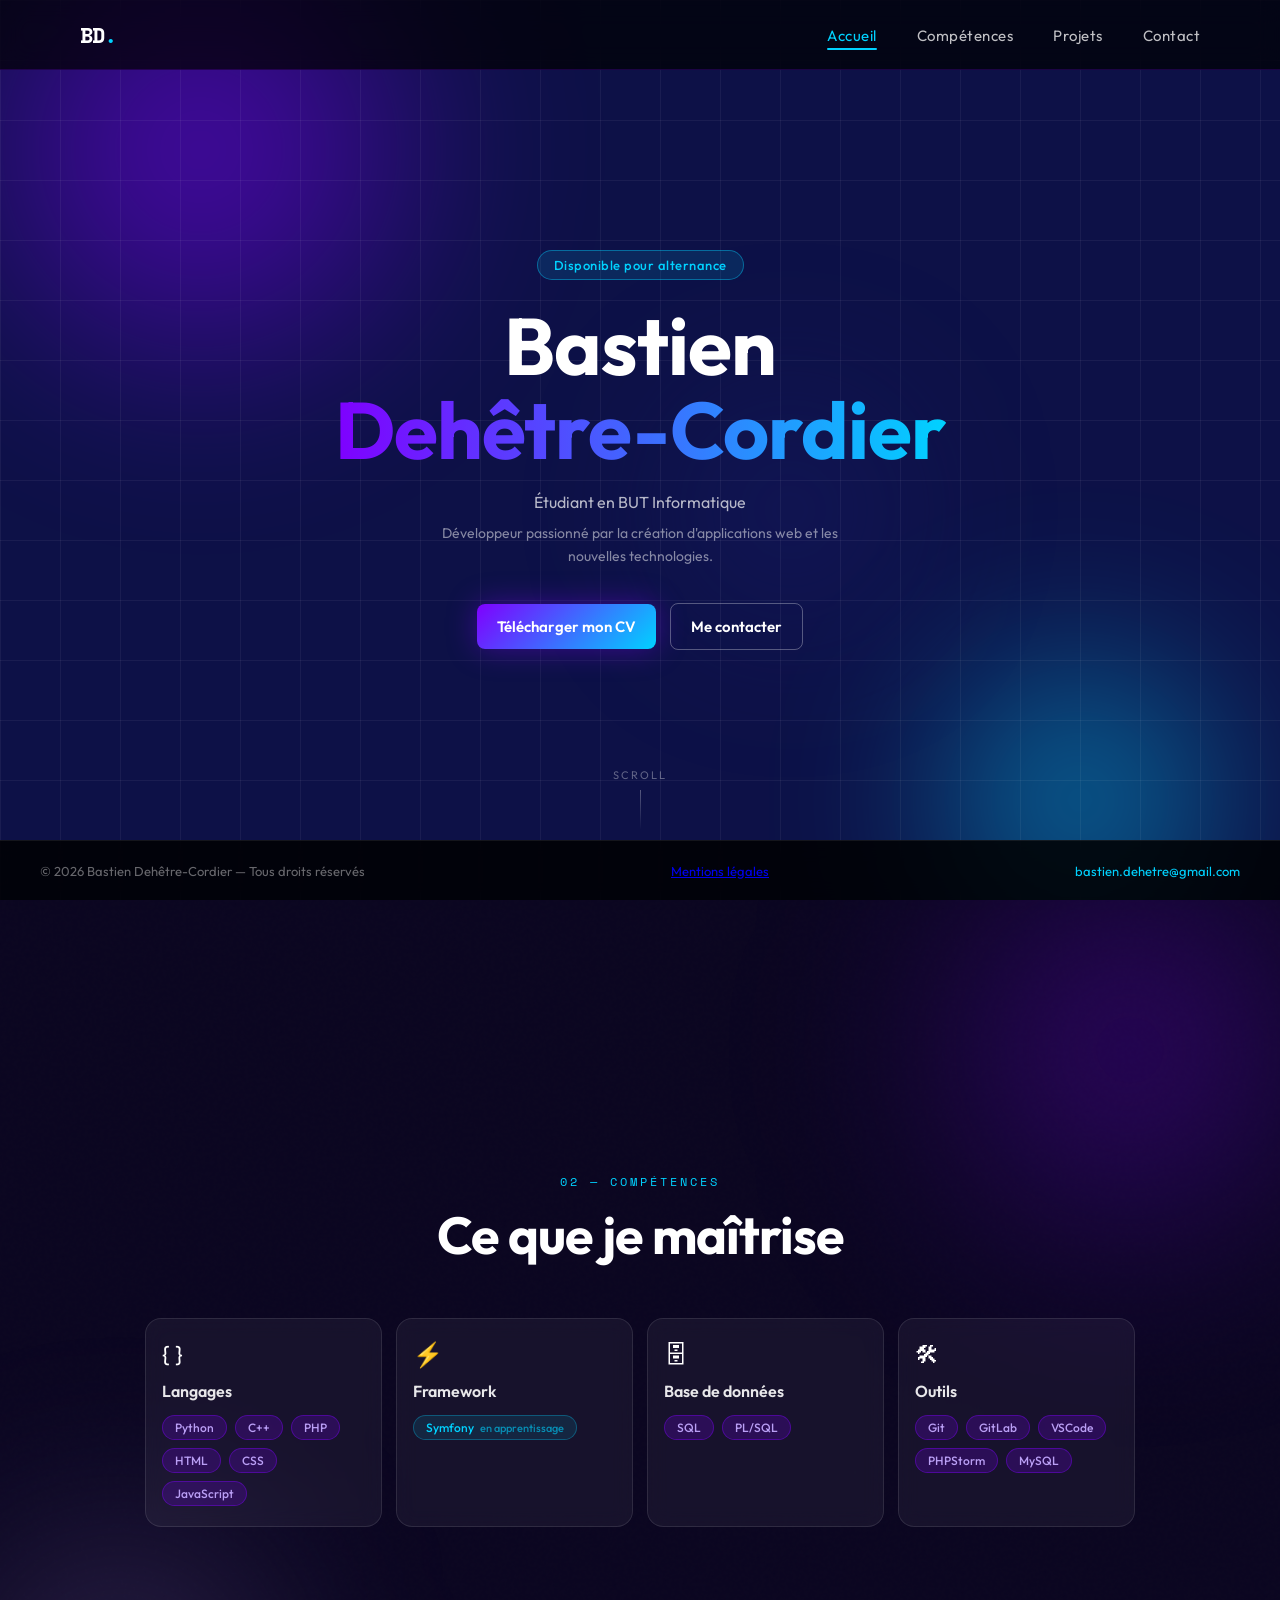
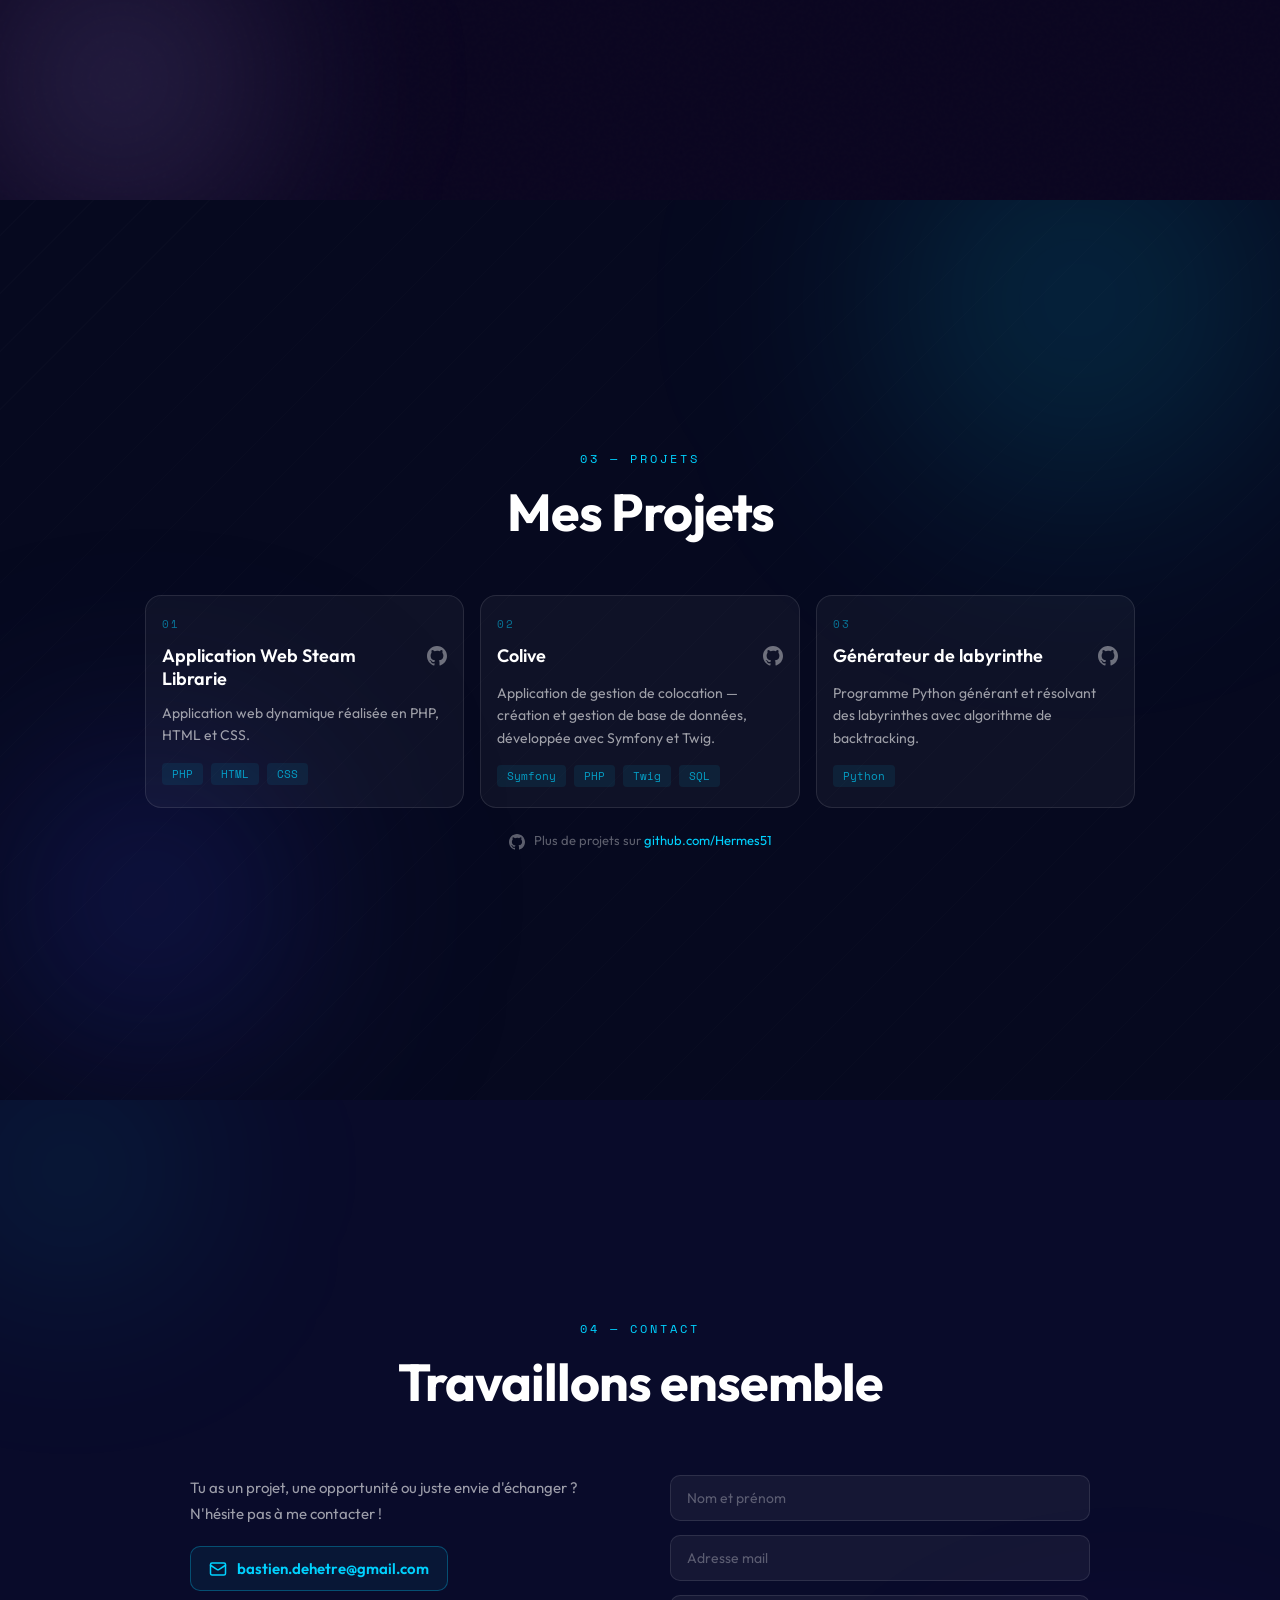
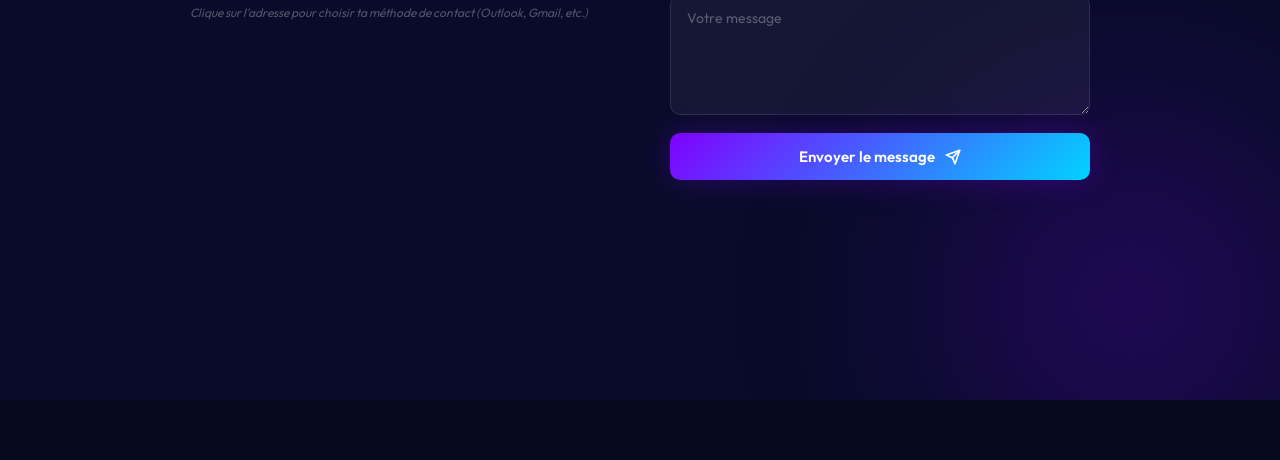
<file: index.html>
<!DOCTYPE html>
<html lang="fr">

<head>
  <meta charset="UTF-8">
  <meta name="viewport" content="width=device-width, initial-scale=1.0">
  <title>Portfolio Bastien</title>
  <meta name="description" content="Portfolio de Bastien Dehêtre-Cordier, étudiant en BUT Informatique. Développeur web PHP, Symfony, Python.">
  <meta name="keywords" content="Bastien Dehêtre, Bastien Dehetre, portfolio, développeur web, BUT Informatique, PHP, Symfony">
  <meta name="author" content="Bastien Dehêtre-Cordier">
  <meta property="og:title" content="Portfolio - Bastien Dehêtre-Cordier">
  <meta property="og:description" content="Étudiant en BUT Informatique, développeur passionné par la création d'applications web.">
  <meta property="og:url" content="https://hermes51.github.io">
  <meta property="og:type" content="website">
  <link rel="preconnect" href="https://fonts.googleapis.com">
  <link rel="preconnect" href="https://fonts.gstatic.com" crossorigin>
  <link href="https://fonts.googleapis.com/css2?family=Space+Mono:wght@400;700&family=Outfit:wght@300;400;600;700&display=swap" rel="stylesheet">
  <link rel="stylesheet" href="style/style.css">
  <link rel="shortcut icon" href="assets/favicon.png" type="image/x-icon">
</head>

<body>

  <header>
    <nav>
      <div class="logo">BD<span class="logo-dot">.</span></div>
      <ul>
        <li><a href="#accueil">Accueil</a></li>
        <li><a href="#competences">Compétences</a></li>
        <li><a href="#projets">Projets</a></li>
        <li><a href="#contact">Contact</a></li>
      </ul>
    </nav>
  </header>


  <!-- ACCUEIL -->
  <section class="section accueil" id="accueil">
    <div class="accueil-bg">
      <div class="orb orb1"></div>
      <div class="orb orb2"></div>
      <div class="orb orb3"></div>
      <div class="grid-overlay"></div>
    </div>
    <div class="accueil-content">
      <span class="badge">Disponible pour alternance</span>
      <h1>Bastien<br><span class="highlight">Dehêtre-Cordier</span></h1>
      <p class="subtitle">Étudiant en BUT Informatique</p>
      <p class="desc">Développeur passionné par la création d'applications web et les nouvelles technologies.</p>
      <div class="cta-group">
        <a href="assets/cv_bastien.pdf" download class="btn btn-primary">Télécharger mon CV</a>
        <a href="#contact" class="btn btn-outline">Me contacter</a>
      </div>
    </div>
    <div class="scroll-hint">
      <span>Scroll</span>
      <div class="scroll-line"></div>
    </div>
</section>


  <!-- COMPETENCES -->
  <section class="section competences" id="competences">
    <div class="comp-bg">
      <div class="comp-orb comp-orb1"></div>
      <div class="comp-orb comp-orb2"></div>
      <div class="noise-overlay"></div>
    </div>
    <div class="section-inner">
      <div class="section-label">02 — Compétences</div>
      <h2>Ce que je maîtrise</h2>
      <div class="skills">

        <div class="skill">
          <div class="skill-icon">{ }</div>
          <h3>Langages</h3>
          <div class="tags">
            <span class="tag">Python</span>
            <span class="tag">C++</span>
            <span class="tag">PHP</span>
            <span class="tag">HTML</span>
            <span class="tag">CSS</span>
            <span class="tag">JavaScript</span>
          </div>
        </div>

        <div class="skill">
          <div class="skill-icon">⚡</div>
          <h3>Framework</h3>
          <div class="tags">
            <span class="tag tag-learning">Symfony <em>en apprentissage</em></span>
          </div>
        </div>

        <div class="skill">
          <div class="skill-icon">🗄</div>
          <h3>Base de données</h3>
          <div class="tags">
            <span class="tag">SQL</span>
            <span class="tag">PL/SQL</span>
          </div>
        </div>

        <div class="skill">
          <div class="skill-icon">🛠</div>
          <h3>Outils</h3>
          <div class="tags">
            <span class="tag">Git</span>
            <span class="tag">GitLab</span>
            <span class="tag">VSCode</span>
            <span class="tag">PHPStorm</span>
            <span class="tag">MySQL</span>
          </div>
        </div>

      </div>
    </div>
  </section>


  <!-- PROJETS -->
  <section class="section projets" id="projets">
    <div class="proj-bg">
      <div class="proj-orb proj-orb1"></div>
      <div class="proj-orb proj-orb2"></div>
      <div class="diagonal-lines"></div>
    </div>
    <div class="section-inner">
      <div class="section-label">03 — Projets</div>
      <h2>Mes Projets</h2>
      <div class="project-grid">

        <div class="project-card">
          <div class="card-num">01</div>
          <div class="card-top">
            <h3>Application Web Steam Librarie</h3>
            <a href="https://github.com/Hermes51" target="_blank" class="github-link" title="Voir sur GitHub">
              <svg xmlns="http://www.w3.org/2000/svg" width="20" height="20" viewBox="0 0 24 24" fill="currentColor">
                <path d="M12 0C5.37 0 0 5.37 0 12c0 5.3 3.44 9.8 8.2 11.38.6.11.82-.26.82-.58v-2.04c-3.34.73-4.04-1.61-4.04-1.61-.55-1.39-1.34-1.76-1.34-1.76-1.09-.74.08-.73.08-.73 1.2.08 1.84 1.24 1.84 1.24 1.07 1.83 2.8 1.3 3.49 1 .11-.78.42-1.31.76-1.61-2.67-.3-5.47-1.33-5.47-5.93 0-1.31.47-2.38 1.24-3.22-.13-.3-.54-1.52.12-3.17 0 0 1.01-.32 3.3 1.23a11.5 11.5 0 0 1 3-.4c1.02.005 2.04.14 3 .4 2.28-1.55 3.29-1.23 3.29-1.23.66 1.65.25 2.87.12 3.17.77.84 1.24 1.91 1.24 3.22 0 4.61-2.81 5.63-5.48 5.92.43.37.81 1.1.81 2.22v3.29c0 .32.21.7.82.58C20.57 21.8 24 17.3 24 12 24 5.37 18.63 0 12 0z"/>
              </svg>
            </a>
          </div>
          <p>Application web dynamique réalisée en PHP, HTML et CSS.</p>
          <div class="card-tags">
            <span>PHP</span><span>HTML</span><span>CSS</span>
          </div>
        </div>

        <div class="project-card">
          <div class="card-num">02</div>
          <div class="card-top">
            <h3>Colive</h3>
            <a href="https://github.com/Hermes51" target="_blank" class="github-link" title="Voir sur GitHub">
              <svg xmlns="http://www.w3.org/2000/svg" width="20" height="20" viewBox="0 0 24 24" fill="currentColor">
                <path d="M12 0C5.37 0 0 5.37 0 12c0 5.3 3.44 9.8 8.2 11.38.6.11.82-.26.82-.58v-2.04c-3.34.73-4.04-1.61-4.04-1.61-.55-1.39-1.34-1.76-1.34-1.76-1.09-.74.08-.73.08-.73 1.2.08 1.84 1.24 1.84 1.24 1.07 1.83 2.8 1.3 3.49 1 .11-.78.42-1.31.76-1.61-2.67-.3-5.47-1.33-5.47-5.93 0-1.31.47-2.38 1.24-3.22-.13-.3-.54-1.52.12-3.17 0 0 1.01-.32 3.3 1.23a11.5 11.5 0 0 1 3-.4c1.02.005 2.04.14 3 .4 2.28-1.55 3.29-1.23 3.29-1.23.66 1.65.25 2.87.12 3.17.77.84 1.24 1.91 1.24 3.22 0 4.61-2.81 5.63-5.48 5.92.43.37.81 1.1.81 2.22v3.29c0 .32.21.7.82.58C20.57 21.8 24 17.3 24 12 24 5.37 18.63 0 12 0z"/>
              </svg>
            </a>
          </div>
          <p>Application de gestion de colocation — création et gestion de base de données, développée avec Symfony et Twig.</p>
          <div class="card-tags">
            <span>Symfony</span><span>PHP</span><span>Twig</span><span>SQL</span>
          </div>
        </div>

        <div class="project-card">
          <div class="card-num">03</div>
          <div class="card-top">
            <h3>Générateur de labyrinthe</h3>
            <a href="https://github.com/Hermes51" target="_blank" class="github-link" title="Voir sur GitHub">
              <svg xmlns="http://www.w3.org/2000/svg" width="20" height="20" viewBox="0 0 24 24" fill="currentColor">
                <path d="M12 0C5.37 0 0 5.37 0 12c0 5.3 3.44 9.8 8.2 11.38.6.11.82-.26.82-.58v-2.04c-3.34.73-4.04-1.61-4.04-1.61-.55-1.39-1.34-1.76-1.34-1.76-1.09-.74.08-.73.08-.73 1.2.08 1.84 1.24 1.84 1.24 1.07 1.83 2.8 1.3 3.49 1 .11-.78.42-1.31.76-1.61-2.67-.3-5.47-1.33-5.47-5.93 0-1.31.47-2.38 1.24-3.22-.13-.3-.54-1.52.12-3.17 0 0 1.01-.32 3.3 1.23a11.5 11.5 0 0 1 3-.4c1.02.005 2.04.14 3 .4 2.28-1.55 3.29-1.23 3.29-1.23.66 1.65.25 2.87.12 3.17.77.84 1.24 1.91 1.24 3.22 0 4.61-2.81 5.63-5.48 5.92.43.37.81 1.1.81 2.22v3.29c0 .32.21.7.82.58C20.57 21.8 24 17.3 24 12 24 5.37 18.63 0 12 0z"/>
              </svg>
            </a>
          </div>
          <p>Programme Python générant et résolvant des labyrinthes avec algorithme de backtracking.</p>
          <div class="card-tags">
            <span>Python</span>
          </div>
        </div>

      </div>
      <p class="github-notice">
        <svg xmlns="http://www.w3.org/2000/svg" width="16" height="16" viewBox="0 0 24 24" fill="currentColor" style="vertical-align:middle;margin-right:6px">
          <path d="M12 0C5.37 0 0 5.37 0 12c0 5.3 3.44 9.8 8.2 11.38.6.11.82-.26.82-.58v-2.04c-3.34.73-4.04-1.61-4.04-1.61-.55-1.39-1.34-1.76-1.34-1.76-1.09-.74.08-.73.08-.73 1.2.08 1.84 1.24 1.84 1.24 1.07 1.83 2.8 1.3 3.49 1 .11-.78.42-1.31.76-1.61-2.67-.3-5.47-1.33-5.47-5.93 0-1.31.47-2.38 1.24-3.22-.13-.3-.54-1.52.12-3.17 0 0 1.01-.32 3.3 1.23a11.5 11.5 0 0 1 3-.4c1.02.005 2.04.14 3 .4 2.28-1.55 3.29-1.23 3.29-1.23.66 1.65.25 2.87.12 3.17.77.84 1.24 1.91 1.24 3.22 0 4.61-2.81 5.63-5.48 5.92.43.37.81 1.1.81 2.22v3.29c0 .32.21.7.82.58C20.57 21.8 24 17.3 24 12 24 5.37 18.63 0 12 0z"/>
        </svg>
        Plus de projets sur <a href="https://github.com/Hermes51" target="_blank">github.com/Hermes51</a>
      </p>
    </div>
  </section>


  <!-- CONTACT -->
  <section class="section contact" id="contact">
    <div class="contact-bg">
      <div class="contact-orb contact-orb1"></div>
      <div class="contact-orb contact-orb2"></div>
    </div>
    <div class="section-inner">
      <div class="section-label">04 — Contact</div>
      <h2>Travaillons ensemble</h2>

      <div class="contact-wrapper">

        <div class="contact-info">
          <p>Tu as un projet, une opportunité ou juste envie d'échanger ? N'hésite pas à me contacter !</p>
          <a href="mailto:bastien.dehetre@gmail.com" class="mail-link">
            <svg xmlns="http://www.w3.org/2000/svg" width="18" height="18" viewBox="0 0 24 24" fill="none" stroke="currentColor" stroke-width="2" stroke-linecap="round" stroke-linejoin="round"><rect x="2" y="4" width="20" height="16" rx="2"/><path d="m22 7-8.97 5.7a1.94 1.94 0 0 1-2.06 0L2 7"/></svg>
            bastien.dehetre@gmail.com
          </a>
          <p class="mail-hint">Clique sur l'adresse pour choisir ta méthode de contact (Outlook, Gmail, etc.)</p>
        </div>

        <form id="contactForm" action="https://formsubmit.co/bastien.dehetre@gmail.com" method="POST">
          <!-- FormSubmit config -->
          <input type="hidden" name="_subject" value="Nouveau message depuis le portfolio">
          <input type="hidden" name="_captcha" value="false">
          <input type="hidden" name="_template" value="table">

          <div class="form-group">
            <input type="text" name="name" placeholder="Nom et prénom" required>
          </div>
          <div class="form-group">
            <input type="email" name="email" placeholder="Adresse mail" required>
          </div>
          <div class="form-group">
            <textarea name="message" placeholder="Votre message" rows="4"></textarea>
          </div>
          <button type="submit">
            Envoyer le message
            <svg xmlns="http://www.w3.org/2000/svg" width="16" height="16" viewBox="0 0 24 24" fill="none" stroke="currentColor" stroke-width="2.5" stroke-linecap="round" stroke-linejoin="round"><line x1="22" y1="2" x2="11" y2="13"/><polygon points="22 2 15 22 11 13 2 9 22 2"/></svg>
          </button>
          <div id="formFeedback" class="form-feedback" style="display:none"></div>
        </form>

      </div>
    </div>
  </section>


  <footer>
    <p>© 2026 Bastien Dehêtre-Cordier — Tous droits réservés</p>
    <a href="pages/mentions.html" class="footer-link">Mentions légales</a>
    <a href="mailto:bastien.dehetre@gmail.com" class="footer-mail">bastien.dehetre@gmail.com</a>
  </footer>


  <script src="script.js"></script>

</body>
</html>
</file>
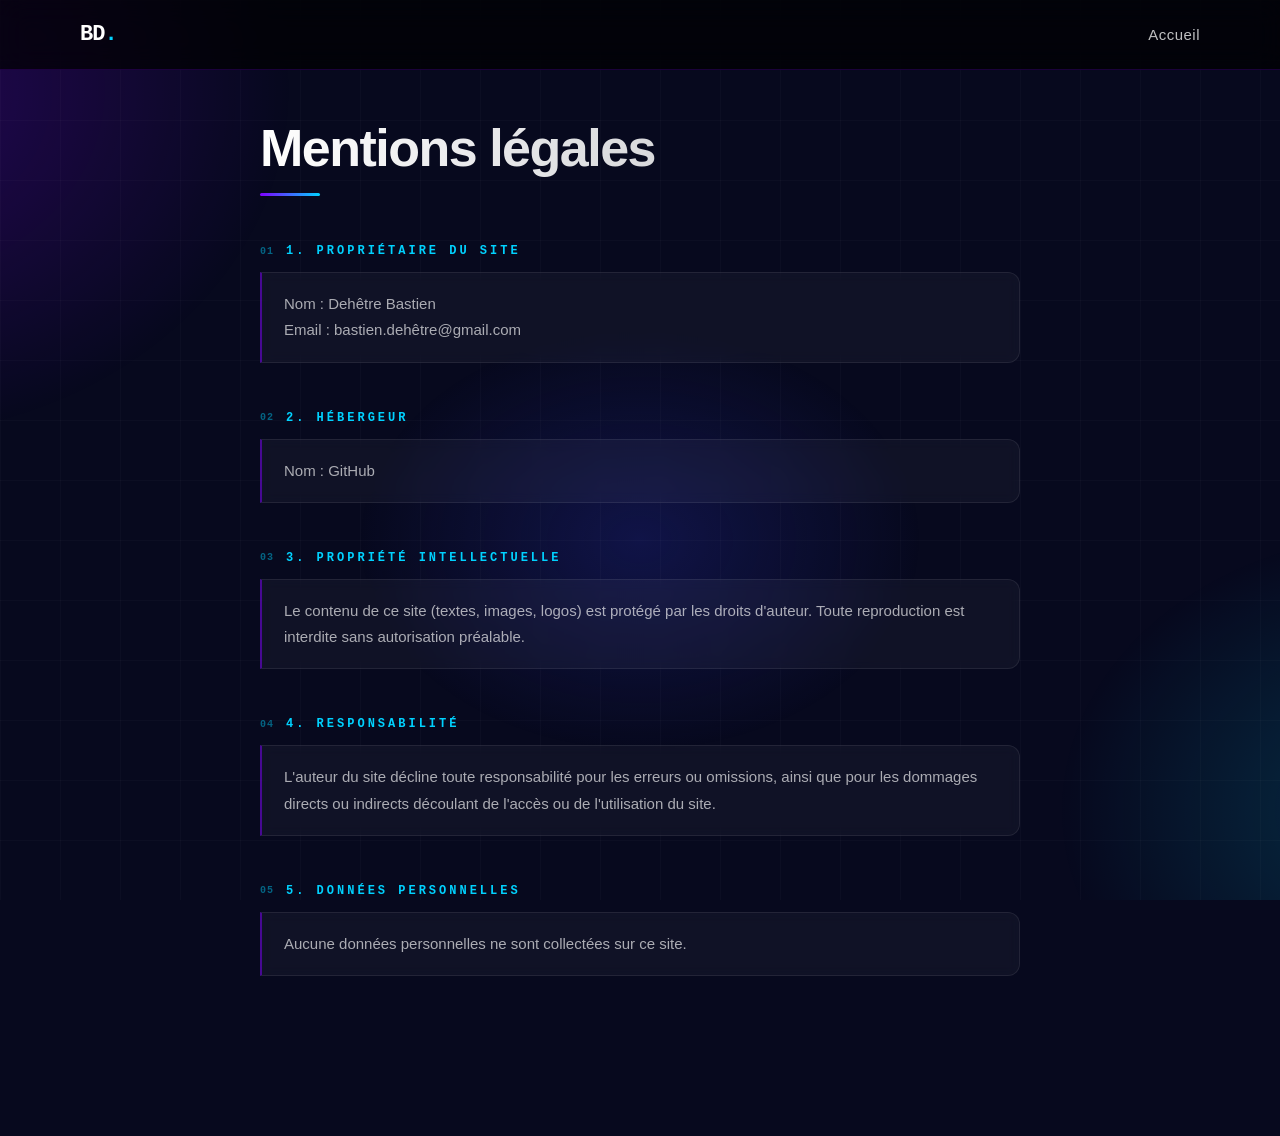
<file: mentions.html>
<!DOCTYPE html>
<html lang="fr">
<head>
    <meta charset="UTF-8">
    <meta name="viewport" content="width=device-width, initial-scale=1.0">
    <title>Mentions légales</title>
    <link rel="stylesheet" href="../style/style.css">
    <link rel="shortcut icon" href="../assets/favicon.png" type="image/x-icon">
</head>
<body>
    <header>
    <nav>
      <div class="logo">BD<span class="logo-dot">.</span></div>
      <ul>
        <li><a href="../index.html">Accueil</a></li>
      </ul>
    </nav>
  </header>
    <main>
        <section class="mentions-legales">
            <h1>Mentions légales</h1>
            
            <h2>1. Propriétaire du site</h2>
            <p>
                Nom : Dehêtre Bastien<br>
                Email : bastien.dehêtre@gmail.com<br>
            </p>
            
            <h2>2. Hébergeur</h2>
            <p>
                Nom : GitHub<br>
            </p>
            
            <h2>3. Propriété intellectuelle</h2>
            <p>
                Le contenu de ce site (textes, images, logos) est protégé par les droits d'auteur. 
                Toute reproduction est interdite sans autorisation préalable.
            </p>
            
            <h2>4. Responsabilité</h2>
            <p>
                L'auteur du site décline toute responsabilité pour les erreurs ou omissions, 
                ainsi que pour les dommages directs ou indirects découlant de l'accès ou de l'utilisation du site.
            </p>
            
            <h2>5. Données personnelles</h2>
            <p>
                Aucune données personnelles ne sont collectées sur ce site.
            </p>
        </section>
    </main>
</body>
</html>
</file>
<file: style/style.css>
:root {
  --bleu: #1A1F71;
  --violet: #7F00FF;
  --turquoise: #00D2FF;
  --violet-clair: #BA9FF5;
  --blanc: #FFFFFF;
  --noir: #000000;
  --bleu-dark: #0d1147;
}

* {
  margin: 0;
  padding: 0;
  box-sizing: border-box;
}

html {
  scroll-behavior: smooth;
  scroll-snap-type: y mandatory;
  scroll-padding-top: 80px;
}

body {
  font-family: 'Outfit', sans-serif;
  color: var(--blanc);
  overflow-x: hidden;
  padding-bottom: 60px;
}

/* ===== HEADER ===== */
header {
  position: fixed;
  top: 0;
  width: 100%;
  height: 70px;
  background: rgba(0, 0, 0, 0.7);
  backdrop-filter: blur(14px);
  -webkit-backdrop-filter: blur(14px);
  border-bottom: 1px solid rgba(127, 0, 255, 0.2);
  display: flex;
  align-items: center;
  z-index: 1000;
}

nav {
  width: 100%;
  max-width: 1200px;
  margin: auto;
  display: flex;
  justify-content: space-between;
  align-items: center;
  padding: 0 40px;
}

.logo {
  font-family: 'Space Mono', monospace;
  font-size: 22px;
  font-weight: 700;
  color: white;
  letter-spacing: -1px;
}

.logo-dot {
  color: var(--turquoise);
}

nav ul {
  display: flex;
  gap: 40px;
  list-style: none;
}

nav a {
  color: rgba(255,255,255,0.75);
  text-decoration: none;
  font-size: 15px;
  font-weight: 400;
  letter-spacing: 0.5px;
  position: relative;
  transition: color 0.3s;
}

nav a:hover { color: white; }

nav a.active { color: var(--turquoise); }

nav a.active::after {
  content: "";
  position: absolute;
  left: 0;
  bottom: -5px;
  width: 100%;
  height: 2px;
  background: var(--turquoise);
  border-radius: 2px;
}

/* ===== SECTIONS ===== */
.section {
  height: 100vh;
  display: flex;
  flex-direction: column;
  justify-content: center;
  align-items: center;
  text-align: center;
  padding: 40px;
  scroll-snap-align: start;
  position: relative;
  overflow: hidden;
}

.section-inner {
  position: relative;
  z-index: 2;
  width: 100%;
  max-width: 1100px;
  display: flex;
  flex-direction: column;
  align-items: center;
}

.section-label {
  font-family: 'Space Mono', monospace;
  font-size: 12px;
  letter-spacing: 3px;
  color: var(--turquoise);
  margin-bottom: 12px;
  text-transform: uppercase;
}

/* ===== ACCUEIL ===== */
.accueil {
  background: var(--bleu-dark);
}

.accueil-bg {
  position: absolute;
  inset: 0;
  z-index: 0;
  overflow: hidden;
}

.orb {
  position: absolute;
  border-radius: 50%;
  filter: blur(80px);
  opacity: 0.6;
}

.orb1 {
  width: 600px;
  height: 600px;
  background: radial-gradient(circle, #7F00FF 0%, transparent 70%);
  top: -150px;
  left: -100px;
  animation: floatOrb 8s ease-in-out infinite alternate;
}

.orb2 {
  width: 400px;
  height: 400px;
  background: radial-gradient(circle, #00D2FF 0%, transparent 70%);
  bottom: -100px;
  right: 0px;
  animation: floatOrb 10s ease-in-out infinite alternate-reverse;
}

.orb3 {
  width: 300px;
  height: 300px;
  background: radial-gradient(circle, #1A1F71 0%, transparent 70%);
  top: 40%;
  left: 50%;
  animation: floatOrb 6s ease-in-out infinite alternate;
}

@keyframes floatOrb {
  from { transform: translate(0, 0) scale(1); }
  to { transform: translate(30px, 20px) scale(1.1); }
}

.grid-overlay {
  position: absolute;
  inset: 0;
  background-image:
    linear-gradient(rgba(255,255,255,0.03) 1px, transparent 1px),
    linear-gradient(90deg, rgba(255,255,255,0.03) 1px, transparent 1px);
  background-size: 60px 60px;
}

.accueil-content {
  position: relative;
  z-index: 2;
  display: flex;
  flex-direction: column;
  align-items: center;
}

.badge {
  display: inline-block;
  background: rgba(0, 210, 255, 0.12);
  border: 1px solid rgba(0, 210, 255, 0.4);
  color: var(--turquoise);
  font-size: 13px;
  font-weight: 500;
  padding: 6px 16px;
  border-radius: 100px;
  margin-bottom: 24px;
  letter-spacing: 0.5px;
  animation: fadeInDown 0.8s ease both;
}

.accueil h1 {
  font-size: clamp(40px, 7vw, 80px);
  font-weight: 700;
  line-height: 1.05;
  letter-spacing: -2px;
  margin-bottom: 20px;
  animation: fadeInDown 0.9s 0.1s ease both;
}

.highlight {
  background: linear-gradient(90deg, var(--violet), var(--turquoise));
  -webkit-background-clip: text;
  -webkit-text-fill-color: transparent;
  background-clip: text;
}

.subtitle {
  font-size: 20px;
  color: rgba(255,255,255,0.7);
  margin-bottom: 10px;
  animation: fadeInDown 1s 0.2s ease both;
}

.desc {
  font-size: 16px;
  color: rgba(255,255,255,0.5);
  max-width: 420px;
  line-height: 1.6;
  margin-bottom: 36px;
  animation: fadeInDown 1s 0.3s ease both;
}

.cta-group {
  display: flex;
  gap: 14px;
  flex-wrap: wrap;
  justify-content: center;
  animation: fadeInDown 1s 0.4s ease both;
}

.btn {
  padding: 13px 28px;
  border-radius: 8px;
  text-decoration: none;
  font-weight: 600;
  font-size: 15px;
  transition: all 0.3s;
  cursor: pointer;
  border: none;
}

.btn-primary {
  background: linear-gradient(135deg, var(--violet), var(--turquoise));
  color: white;
  box-shadow: 0 0 30px rgba(127,0,255,0.4);
}

.btn-primary:hover {
  transform: translateY(-2px);
  box-shadow: 0 0 50px rgba(127,0,255,0.6);
}

.btn-outline {
  background: transparent;
  color: white;
  border: 1.5px solid rgba(255,255,255,0.3);
}

.btn-outline:hover {
  border-color: white;
  transform: translateY(-2px);
}

.scroll-hint {
  position: absolute;
  bottom: 30px;
  left: 50%;
  transform: translateX(-50%);
  display: flex;
  flex-direction: column;
  align-items: center;
  gap: 8px;
  color: rgba(255,255,255,0.35);
  font-size: 11px;
  letter-spacing: 2px;
  text-transform: uppercase;
  animation: fadeIn 2s 1s ease both;
}

.scroll-line {
  width: 1px;
  height: 40px;
  background: linear-gradient(to bottom, rgba(255,255,255,0.3), transparent);
  animation: scrollPulse 2s ease-in-out infinite;
}

@keyframes scrollPulse {
  0%, 100% { transform: scaleY(1); opacity: 0.5; }
  50% { transform: scaleY(0.6); opacity: 1; }
}

/* ===== COMPETENCES ===== */
.competences {
  background: #0a0520;
}

.comp-bg {
  position: absolute;
  inset: 0;
  z-index: 0;
  overflow: hidden;
}

.comp-orb {
  position: absolute;
  border-radius: 50%;
  filter: blur(100px);
}

.comp-orb1 {
  width: 500px;
  height: 500px;
  background: radial-gradient(circle, rgba(127,0,255,0.4) 0%, transparent 70%);
  top: -100px;
  right: -100px;
}

.comp-orb2 {
  width: 400px;
  height: 400px;
  background: radial-gradient(circle, rgba(186,159,245,0.3) 0%, transparent 70%);
  bottom: -80px;
  left: -80px;
}

.noise-overlay {
  position: absolute;
  inset: 0;
  background-image: url("data:image/svg+xml,%3Csvg viewBox='0 0 256 256' xmlns='http://www.w3.org/2000/svg'%3E%3Cfilter id='noise'%3E%3CfeTurbulence type='fractalNoise' baseFrequency='0.9' numOctaves='4' stitchTiles='stitch'/%3E%3C/filter%3E%3Crect width='100%25' height='100%25' filter='url(%23noise)' opacity='0.03'/%3E%3C/svg%3E");
  opacity: 0.4;
}

.competences h2,
.projets h2,
.contact h2 {
  font-size: clamp(30px, 5vw, 52px);
  font-weight: 700;
  margin-bottom: 40px;
  letter-spacing: -1px;
}

.skills {
  display: grid;
  grid-template-columns: repeat(auto-fit, minmax(220px, 1fr));
  gap: 20px;
  width: 90%;
  margin-top: 10px;
}

.skill {
  background: rgba(255,255,255,0.05);
  border: 1px solid rgba(255,255,255,0.1);
  padding: 28px 24px;
  border-radius: 16px;
  text-align: left;
  backdrop-filter: blur(10px);
  transition: all 0.3s;
}

.skill:hover {
  background: rgba(255,255,255,0.09);
  border-color: rgba(0, 210, 255, 0.3);
  transform: translateY(-4px);
}

.skill-icon {
  font-size: 24px;
  margin-bottom: 12px;
}

.skill h3 {
  font-size: 16px;
  font-weight: 600;
  margin-bottom: 14px;
  color: rgba(255,255,255,0.9);
}

.tags {
  display: flex;
  flex-wrap: wrap;
  gap: 8px;
}

.tag {
  background: rgba(127,0,255,0.2);
  border: 1px solid rgba(127,0,255,0.4);
  color: var(--violet-clair);
  padding: 4px 12px;
  border-radius: 100px;
  font-size: 12px;
  font-weight: 500;
}

.tag-learning {
  background: rgba(0, 210, 255, 0.1);
  border-color: rgba(0, 210, 255, 0.3);
  color: var(--turquoise);
}

.tag em {
  font-style: normal;
  opacity: 0.6;
  font-size: 11px;
  margin-left: 4px;
}

/* ===== PROJETS ===== */
.projets {
  background: #06091f;
}

.proj-bg {
  position: absolute;
  inset: 0;
  z-index: 0;
  overflow: hidden;
}

.proj-orb {
  position: absolute;
  border-radius: 50%;
  filter: blur(100px);
}

.proj-orb1 {
  width: 600px;
  height: 600px;
  background: radial-gradient(circle, rgba(0,210,255,0.2) 0%, transparent 70%);
  top: -200px;
  right: -100px;
}

.proj-orb2 {
  width: 400px;
  height: 400px;
  background: radial-gradient(circle, rgba(26,31,113,0.8) 0%, transparent 70%);
  bottom: 0;
  left: -50px;
}

.diagonal-lines {
  position: absolute;
  inset: 0;
  background-image: repeating-linear-gradient(
    -45deg,
    transparent,
    transparent 40px,
    rgba(255,255,255,0.012) 40px,
    rgba(255,255,255,0.012) 41px
  );
}

.project-grid {
  display: grid;
  grid-template-columns: repeat(auto-fit, minmax(260px, 1fr));
  gap: 24px;
  width: 90%;
  margin-top: 10px;
}

.project-card {
  background: rgba(255,255,255,0.04);
  border: 1px solid rgba(255,255,255,0.1);
  padding: 28px;
  border-radius: 16px;
  text-align: left;
  transition: all 0.3s;
  position: relative;
  overflow: hidden;
}

.project-card::before {
  content: '';
  position: absolute;
  inset: 0;
  background: linear-gradient(135deg, rgba(0,210,255,0.06), transparent 60%);
  opacity: 0;
  transition: opacity 0.3s;
}

.project-card:hover::before { opacity: 1; }

.project-card:hover {
  transform: translateY(-6px);
  border-color: rgba(0,210,255,0.3);
  box-shadow: 0 20px 40px rgba(0,0,0,0.3);
}

.card-num {
  font-family: 'Space Mono', monospace;
  font-size: 11px;
  color: rgba(0,210,255,0.5);
  letter-spacing: 2px;
  margin-bottom: 12px;
}

.card-top {
  display: flex;
  justify-content: space-between;
  align-items: flex-start;
  margin-bottom: 12px;
}

.card-top h3 {
  font-size: 18px;
  font-weight: 600;
}

.github-link {
  color: rgba(255,255,255,0.4);
  transition: color 0.3s;
  flex-shrink: 0;
  margin-left: 10px;
  margin-top: 2px;
}

.github-link:hover { color: white; }

.project-card p {
  color: rgba(255,255,255,0.6);
  font-size: 14px;
  line-height: 1.6;
  margin-bottom: 16px;
}

.card-tags {
  display: flex;
  gap: 8px;
  flex-wrap: wrap;
}

.card-tags span {
  font-family: 'Space Mono', monospace;
  font-size: 11px;
  color: rgba(0,210,255,0.7);
  background: rgba(0,210,255,0.08);
  padding: 3px 10px;
  border-radius: 4px;
}

.github-notice {
  margin-top: 24px;
  font-size: 13px;
  color: rgba(255,255,255,0.35);
}

.github-notice a {
  color: var(--turquoise);
  text-decoration: none;
}
.github-notice a:hover { text-decoration: underline; }

/* ===== CONTACT ===== */
.contact {
  background: #090b2a;
}

.contact-bg {
  position: absolute;
  inset: 0;
  z-index: 0;
  overflow: hidden;
}

.contact-orb {
  position: absolute;
  border-radius: 50%;
  filter: blur(100px);
}

.contact-orb1 {
  width: 500px;
  height: 500px;
  background: radial-gradient(circle, rgba(127,0,255,0.35) 0%, transparent 70%);
  bottom: -150px;
  right: -100px;
}

.contact-orb2 {
  width: 300px;
  height: 300px;
  background: radial-gradient(circle, rgba(0,210,255,0.2) 0%, transparent 70%);
  top: -80px;
  left: -80px;
}

.contact-wrapper {
  display: grid;
  grid-template-columns: 1fr 1fr;
  gap: 60px;
  width: 90%;
  max-width: 900px;
  text-align: left;
  margin-top: 20px;
}

.contact-info p {
  color: rgba(255,255,255,0.6);
  font-size: 15px;
  line-height: 1.7;
  margin-bottom: 20px;
}

.mail-link {
  display: inline-flex;
  align-items: center;
  gap: 10px;
  color: var(--turquoise);
  text-decoration: none;
  font-size: 15px;
  font-weight: 600;
  border: 1px solid rgba(0,210,255,0.3);
  background: rgba(0,210,255,0.06);
  padding: 12px 18px;
  border-radius: 10px;
  transition: all 0.3s;
  margin-bottom: 12px;
}

.mail-link:hover {
  background: rgba(0,210,255,0.14);
  border-color: rgba(0,210,255,0.6);
  transform: translateX(4px);
}

.mail-hint {
  font-size: 12px !important;
  color: rgba(255,255,255,0.3) !important;
  margin-bottom: 0 !important;
  font-style: italic;
}

form {
  display: flex;
  flex-direction: column;
  gap: 14px;
}

.form-group {
  width: 100%;
}

input, textarea {
  width: 100%;
  padding: 13px 16px;
  border-radius: 10px;
  border: 1px solid rgba(255,255,255,0.1);
  background: rgba(255,255,255,0.05);
  color: white;
  font-family: 'Outfit', sans-serif;
  font-size: 14px;
  transition: all 0.3s;
  outline: none;
}

input::placeholder, textarea::placeholder {
  color: rgba(255,255,255,0.3);
}

input:focus, textarea:focus {
  border-color: rgba(0,210,255,0.5);
  background: rgba(255,255,255,0.08);
}

textarea {
  resize: vertical;
  min-height: 120px;
}

button[type="submit"] {
  display: flex;
  align-items: center;
  justify-content: center;
  gap: 10px;
  background: linear-gradient(135deg, var(--violet), var(--turquoise));
  border: none;
  padding: 14px;
  border-radius: 10px;
  cursor: pointer;
  font-weight: 600;
  font-size: 15px;
  color: white;
  font-family: 'Outfit', sans-serif;
  transition: all 0.3s;
  box-shadow: 0 0 30px rgba(127,0,255,0.3);
}

button[type="submit"]:hover {
  transform: translateY(-2px);
  box-shadow: 0 0 50px rgba(127,0,255,0.5);
}

.form-feedback {
  padding: 12px 16px;
  border-radius: 8px;
  font-size: 14px;
  text-align: center;
}

.form-feedback.success {
  background: rgba(0,210,100,0.1);
  border: 1px solid rgba(0,210,100,0.3);
  color: #00d26a;
}

.form-feedback.error {
  background: rgba(255,50,50,0.1);
  border: 1px solid rgba(255,50,50,0.3);
  color: #ff5555;
}

/* ===== FOOTER ===== */
footer {
  position: fixed;
  bottom: 0;
  left: 0;
  width: 100%;
  height: 60px;
  background: rgba(0,0,0,0.85);
  backdrop-filter: blur(10px);
  border-top: 1px solid rgba(255,255,255,0.07);
  display: flex;
  align-items: center;
  justify-content: space-between;
  padding: 0 40px;
  color: rgba(255,255,255,0.4);
  font-size: 13px;
  z-index: 1000;
}

.footer-mail {
  color: var(--turquoise);
  text-decoration: none;
  font-size: 13px;
  transition: opacity 0.3s;
}

.footer-mail:hover { opacity: 0.7; }

/* ===== ANIMATIONS ===== */
@keyframes fadeInDown {
  from {
    opacity: 0;
    transform: translateY(-20px);
  }
  to {
    opacity: 1;
    transform: translateY(0);
  }
}

@keyframes fadeIn {
  from { opacity: 0; }
  to { opacity: 1; }
}

/* ===== RESPONSIVE — MOBILE FIRST ===== */

/* --- Nav --- */
nav {
  padding: 0 16px;
}
.logo {
  display: none;
}
nav ul {
  gap: 16px;
}
nav a {
  font-size: 13px;
}

/* --- Sections --- */
.section {
  padding: 24px 16px;
}

/* --- Accueil --- */
.accueil h1 {
  font-size: clamp(32px, 10vw, 80px);
  letter-spacing: -1px;
}
.subtitle {
  font-size: 16px;
}
.desc {
  font-size: 14px;
}
.cta-group {
  flex-direction: column;
  align-items: center;
  width: 100%;
}
.btn {
  width: 100%;
  text-align: center;
  padding: 13px 20px;
}
.scroll-hint {
  bottom: 70px;
}

/* --- Compétences --- */
.skills {
  width: 100%;
  grid-template-columns: 1fr;
  gap: 14px;
}
.skill {
  padding: 20px 16px;
}

/* --- Projets --- */
.project-grid {
  width: 100%;
  grid-template-columns: 1fr;
  gap: 16px;
}
.project-card {
  padding: 20px 16px;
}

/* --- Contact --- */
.contact-wrapper {
  grid-template-columns: 1fr;
  gap: 24px;
  width: 100%;
}
.mail-link {
  font-size: 13px;
  padding: 10px 14px;
  word-break: break-all;
}

/* --- Footer --- */
footer {
  flex-direction: column;
  gap: 2px;
  height: auto;
  padding: 8px 16px;
  font-size: 11px;
  text-align: center;
}

/* --- Tablette et au-dessus --- */
@media (min-width: 600px) {
  nav {
    padding: 0 30px;
  }
  nav ul {
    gap: 28px;
  }
  nav a {
    font-size: 14px;
  }
  .cta-group {
    flex-direction: row;
  }
  .btn {
    width: auto;
  }
  .skills {
    grid-template-columns: repeat(2, 1fr);
    width: 90%;
  }
  .project-grid {
    grid-template-columns: repeat(2, 1fr);
    width: 90%;
  }
  .contact-wrapper {
    width: 90%;
  }
  footer {
    flex-direction: row;
    height: 60px;
    padding: 0 30px;
    font-size: 12px;
  }
}

/* --- Desktop --- */
@media (min-width: 1024px) {
  nav {
    padding: 0 40px;
  }
  .logo {
    display: block;
  }
  nav ul {
    gap: 40px;
  }
  nav a {
    font-size: 15px;
  }
  .section {
    padding: 40px;
  }
  .skills {
    grid-template-columns: repeat(4, 1fr);
    width: 90%;
  }
  .project-grid {
    grid-template-columns: repeat(3, 1fr);
    width: 90%;
  }
  .contact-wrapper {
    grid-template-columns: 1fr 1fr;
    gap: 60px;
    width: 90%;
  }
  footer {
    padding: 0 40px;
    font-size: 13px;
  }
  .mail-link {
    font-size: 15px;
    padding: 12px 18px;
  }

@import url('https://fonts.googleapis.com/css2?family=Outfit:wght@300;400;500;600;700&family=Space+Mono:wght@400;700&display=swap');

:root {
  --bleu: #1A1F71;
  --violet: #7F00FF;
  --turquoise: #00D2FF;
  --violet-clair: #BA9FF5;
  --blanc: #FFFFFF;
  --noir: #000000;
  --bleu-dark: #0d1147;
}

* {
  margin: 0;
  padding: 0;
  box-sizing: border-box;
}

html {
  scroll-behavior: smooth;
}

body {
  font-family: 'Outfit', sans-serif;
  color: var(--blanc);
  background: #07091e;
  overflow-x: hidden;
  min-height: 100vh;
}

/* ===== FOND ANIMÉ ===== */
body::before {
  content: '';
  position: fixed;
  inset: 0;
  z-index: 0;
  background:
    radial-gradient(ellipse 600px 500px at -10% 10%, rgba(127, 0, 255, 0.25) 0%, transparent 70%),
    radial-gradient(ellipse 500px 400px at 110% 90%, rgba(0, 210, 255, 0.18) 0%, transparent 70%),
    radial-gradient(ellipse 400px 300px at 50% 60%, rgba(26, 31, 113, 0.5) 0%, transparent 70%);
  pointer-events: none;
}

body::after {
  content: '';
  position: fixed;
  inset: 0;
  z-index: 0;
  background-image:
    linear-gradient(rgba(255, 255, 255, 0.025) 1px, transparent 1px),
    linear-gradient(90deg, rgba(255, 255, 255, 0.025) 1px, transparent 1px);
  background-size: 60px 60px;
  pointer-events: none;
}

/* ===== MAIN ===== */
main {
  position: relative;
  z-index: 1;
  min-height: 100vh;
  display: flex;
  justify-content: center;
  align-items: flex-start;
  padding: 80px 24px 60px;
}

/* ===== SECTION MENTIONS LÉGALES ===== */
.mentions-legales {
  width: 100%;
  max-width: 760px;
  animation: fadeInUp 0.7s ease both;
}

/* ===== TITRE PRINCIPAL ===== */
.mentions-legales > h1 {
  font-size: clamp(28px, 6vw, 52px);
  font-weight: 700;
  letter-spacing: -1.5px;
  line-height: 1.1;
  margin-bottom: 48px;
  background: linear-gradient(90deg, var(--blanc) 0%, rgba(255, 255, 255, 0.7) 100%);
  -webkit-background-clip: text;
  -webkit-text-fill-color: transparent;
  background-clip: text;
  position: relative;
}

.mentions-legales > h1::after {
  content: '';
  display: block;
  margin-top: 16px;
  width: 60px;
  height: 3px;
  background: linear-gradient(90deg, var(--violet), var(--turquoise));
  border-radius: 2px;
}

/* ===== BLOCS DE SECTION ===== */
.mentions-legales h2 {
  font-family: 'Space Mono', monospace;
  font-size: 12px;
  font-weight: 700;
  letter-spacing: 3px;
  text-transform: uppercase;
  color: var(--turquoise);
  margin-bottom: 14px;
  margin-top: 48px;
  display: flex;
  align-items: center;
  gap: 12px;
}

.mentions-legales h2::before {
  content: counter(section, decimal-leading-zero);
  font-family: 'Space Mono', monospace;
  font-size: 10px;
  color: rgba(0, 210, 255, 0.45);
  letter-spacing: 1px;
}

.mentions-legales {
  counter-reset: section;
}

.mentions-legales h2 {
  counter-increment: section;
}

/* ===== PARAGRAPHES ===== */
.mentions-legales p {
  background: rgba(255, 255, 255, 0.04);
  border: 1px solid rgba(255, 255, 255, 0.08);
  border-left: 2px solid rgba(127, 0, 255, 0.5);
  border-radius: 0 12px 12px 0;
  padding: 18px 22px;
  font-size: 14.5px;
  line-height: 1.75;
  color: rgba(255, 255, 255, 0.65);
  backdrop-filter: blur(6px);
  transition: border-color 0.3s, background 0.3s;
}

.mentions-legales p:hover {
  background: rgba(255, 255, 255, 0.07);
  border-left-color: var(--turquoise);
}

/* ===== LIEN INTERNE ===== */
.mentions-legales a {
  color: var(--turquoise);
  text-decoration: none;
  font-weight: 600;
  border-bottom: 1px solid rgba(0, 210, 255, 0.35);
  transition: border-color 0.3s, color 0.3s;
  padding-bottom: 1px;
}

.mentions-legales a:hover {
  color: white;
  border-color: white;
}

/* ===== RETOUR EN HAUT / LIEN RETOUR ===== */
.back-link {
  display: inline-flex;
  align-items: center;
  gap: 8px;
  margin-bottom: 40px;
  font-family: 'Space Mono', monospace;
  font-size: 11px;
  letter-spacing: 2px;
  text-transform: uppercase;
  color: rgba(255, 255, 255, 0.4);
  text-decoration: none;
  transition: color 0.3s, gap 0.3s;
}

.back-link:hover {
  color: var(--turquoise);
  gap: 12px;
}

.back-link::before {
  content: '←';
  font-size: 14px;
}

/* ===== ANIMATION ===== */
@keyframes fadeInUp {
  from {
    opacity: 0;
    transform: translateY(24px);
  }
  to {
    opacity: 1;
    transform: translateY(0);
  }
}

/* ===== RESPONSIVE ===== */
@media (min-width: 600px) {
  main {
    padding: 100px 40px 80px;
  }

  .mentions-legales p {
    font-size: 15px;
  }
}

@media (min-width: 1024px) {
  main {
    padding: 120px 60px 100px;
  }
}
}
</file>
